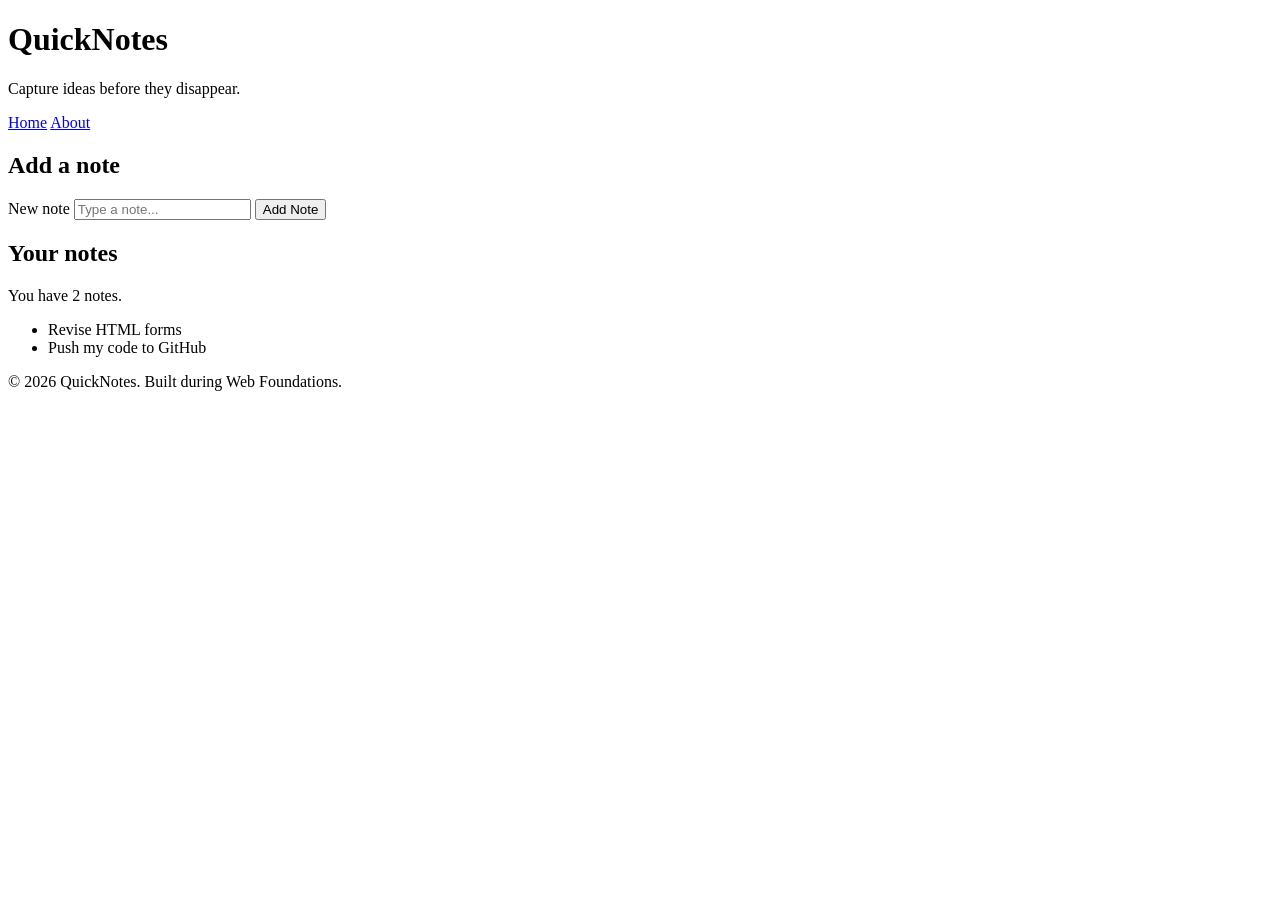
<file: day1/index.html>
<!DOCTYPE html>
<html lang="en">

<head>
    <meta charset="UTF-8">
    <meta name="viewport" content="width=device-width, initial-scale=1.0">
    <title>QuickNotes</title>
</head>

<body>
    <header>
        <h1>QuickNotes</h1>
        <p>Capture ideas before they disappear.</p>
        <nav>
            <a href="index.html">Home</a>
            <a href="about.html">About</a>
        </nav>
    </header>

    <main>
        <section>
            <h2>Add a note</h2>
            <form id="note-form">
                <label for="note-input">New note</label>
                <input type="text" id="note-input" placeholder="Type a note...">
                <button type="submit">Add Note</button>
            </form>
        </section>

        <section>
            <h2>Your notes</h2>
            <p id="note-count">You have 2 notes.</p>
            <ul id="notes-list">
                <li>Revise HTML forms</li>
                <li>Push my code to GitHub</li>
            </ul>
        </section>
    </main>

    <footer>
        <p>&copy; 2026 QuickNotes. Built during Web Foundations.</p>
    </footer>
</body>

</html>
</file>
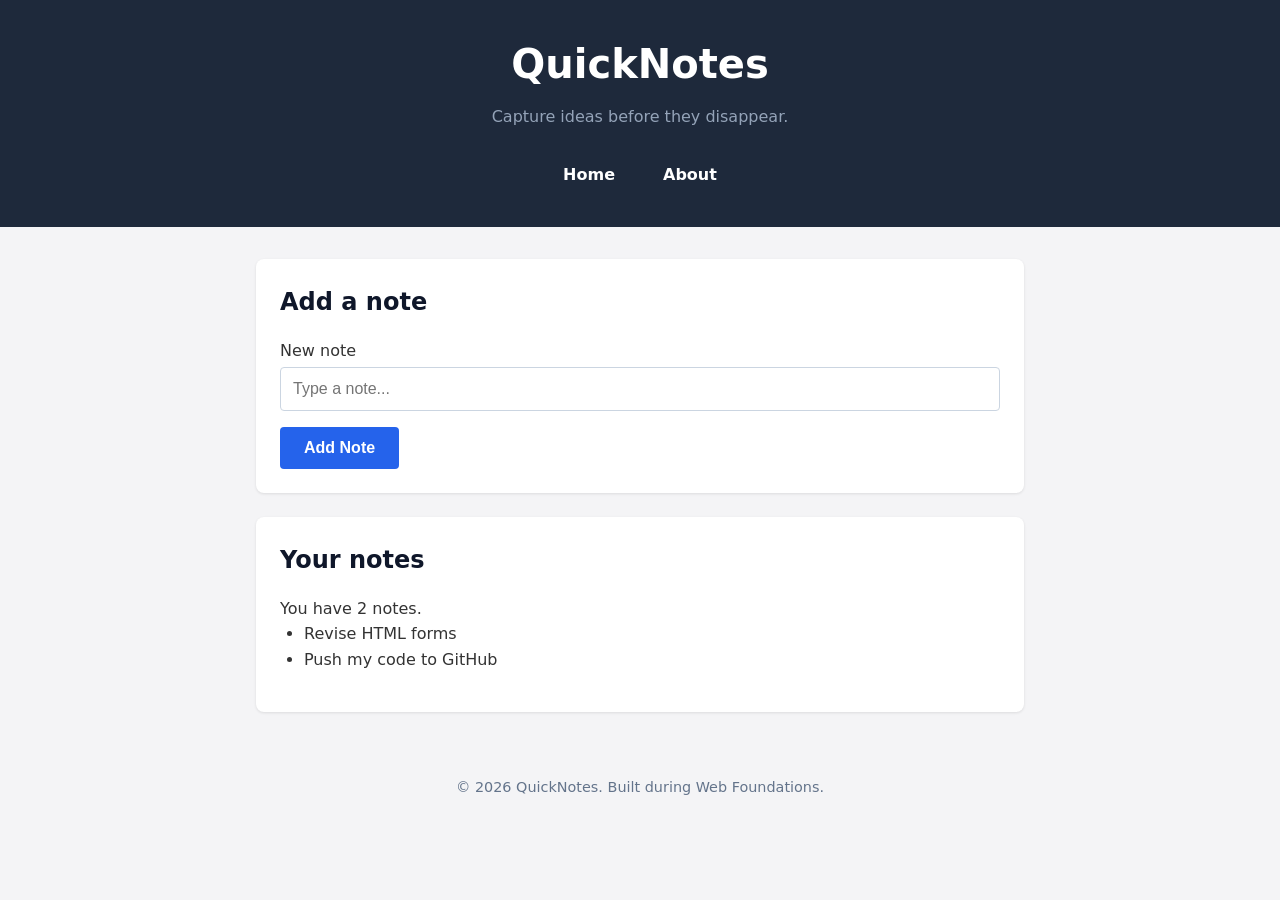
<file: day2/index.html>
<!DOCTYPE html>
<html lang="en">

<head>
    <meta charset="UTF-8">
    <meta name="viewport" content="width=device-width, initial-scale=1.0">
    <title>QuickNotes</title>
    <!-- Linked shared stylesheet -->
    <link rel="stylesheet" href="style.css">
</head>

<body>
    <header>
        <h1>QuickNotes</h1>
        <p>Capture ideas before they disappear.</p>
        <nav>
            <a href="index.html">Home</a>
            <a href="about.html">About</a>
        </nav>
    </header>

    <main>
        <section>
            <h2>Add a note</h2>
            <form id="note-form" class="note-capture-form">
                <label for="note-input">New note</label>
                <input type="text" id="note-input" placeholder="Type a note...">
                <button type="submit">Add Note</button>
            </form>
        </section>

        <section>
            <h2>Your notes</h2>
            <p id="note-count">You have 2 notes.</p>
            <ul id="notes-list">
                <li>Revise HTML forms</li>
                <li>Push my code to GitHub</li>
            </ul>
        </section>
    </main>

    <footer>
        <p>&copy; 2026 QuickNotes. Built during Web Foundations.</p>
    </footer>
</body>

</html>
</file>
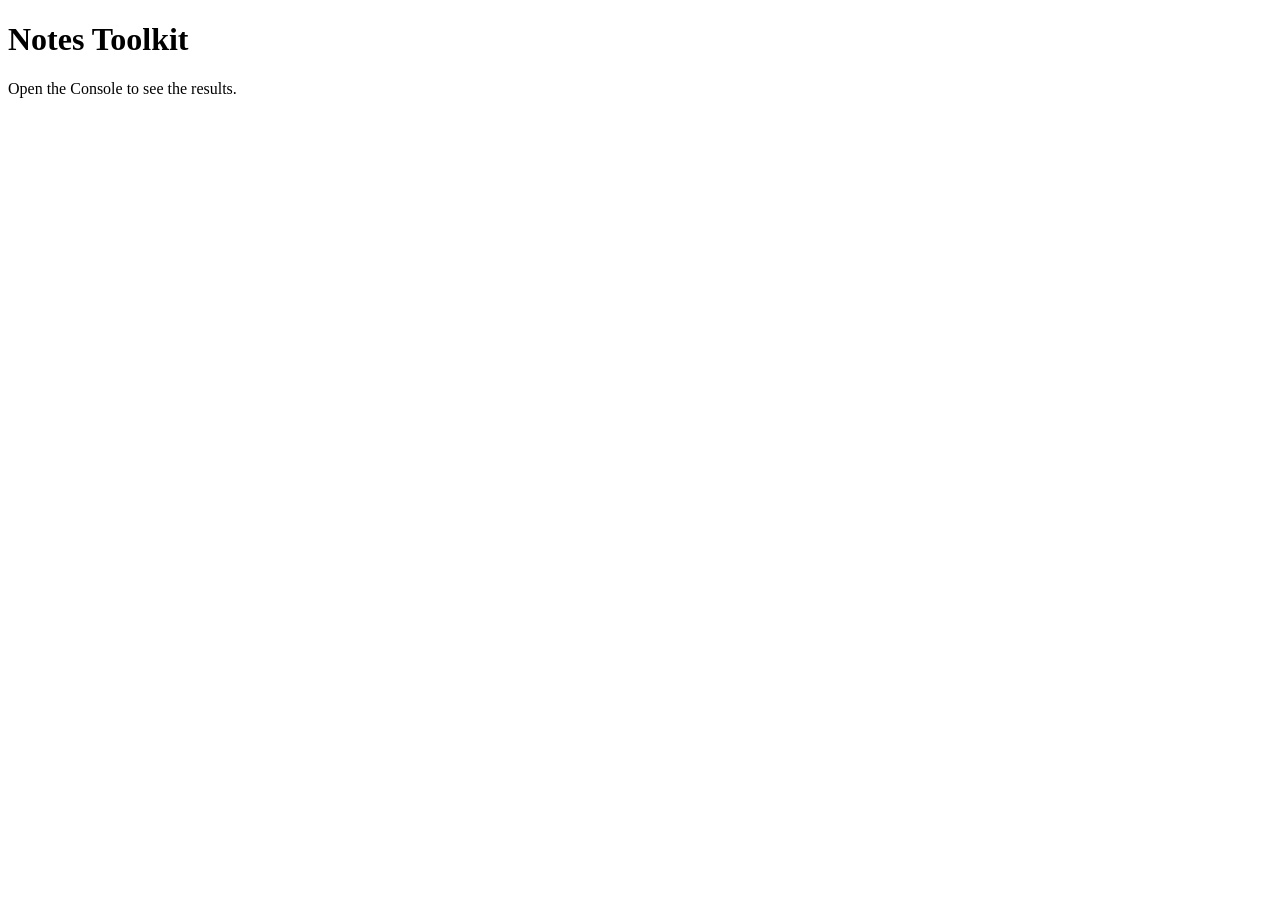
<file: day3/index.html>
<!DOCTYPE html>
<html lang="en">

<head>
    <meta charset="UTF-8">
    <meta name="viewport" content="width=device-width, initial-scale=1.0">
    <title>Notes Toolkit</title>
    <!-- Defer guarantees scripts run after HTML parsing but before DOMContentLoaded -->
    <script src="script.js" defer></script>
</head>

<body>
    <h1>Notes Toolkit</h1>
    <p>Open the Console to see the results.</p>
</body>

</html>
</file>
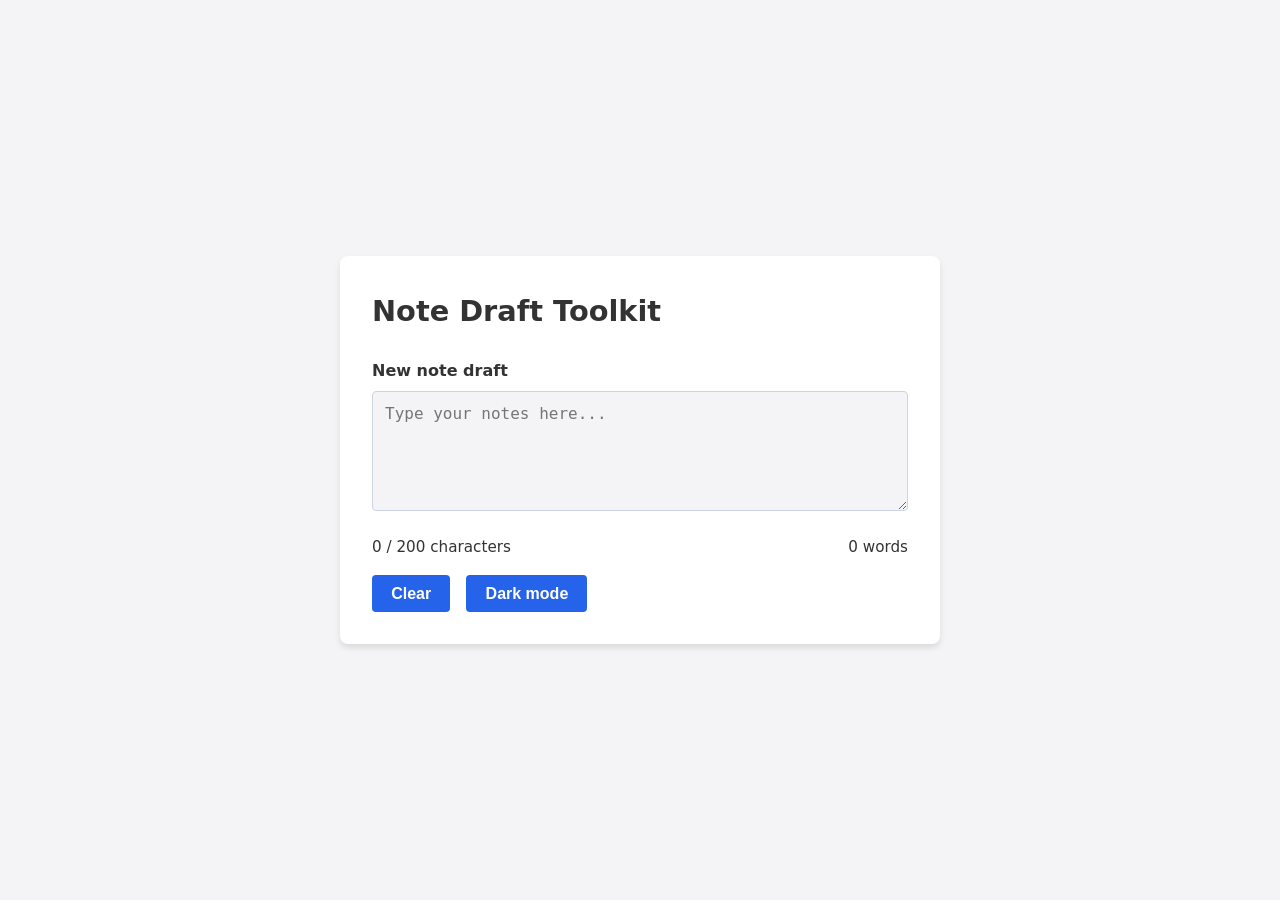
<file: day4/index.html>
<!DOCTYPE html>
<html lang="en">

<head>
    <meta charset="UTF-8">
    <meta name="viewport" content="width=device-width, initial-scale=1.0">
    <title>Note Draft Toolkit | Day 4</title>
    <!-- Linked stylesheet -->
    <link rel="stylesheet" href="style.css">
    <!-- Defer ensures script runs after DOM is parsed -->
    <script src="script.js" defer></script>
</head>

<body>
    <main class="container">
        <h1>Note Draft Toolkit</h1>

        <div class="editor-section">
            <label for="note-text">New note draft</label>
            <textarea id="note-text" placeholder="Type your notes here..."></textarea>

            <div class="counters">
                <p id="char-count">0 / 200 characters</p>
                <p id="word-count">0 words</p>
            </div>

            <div class="actions">
                <button id="clear-btn" type="button">Clear</button>
                <button id="theme-toggle" type="button">Dark mode</button>
            </div>
        </div>
    </main>
</body>

</html>
</file>
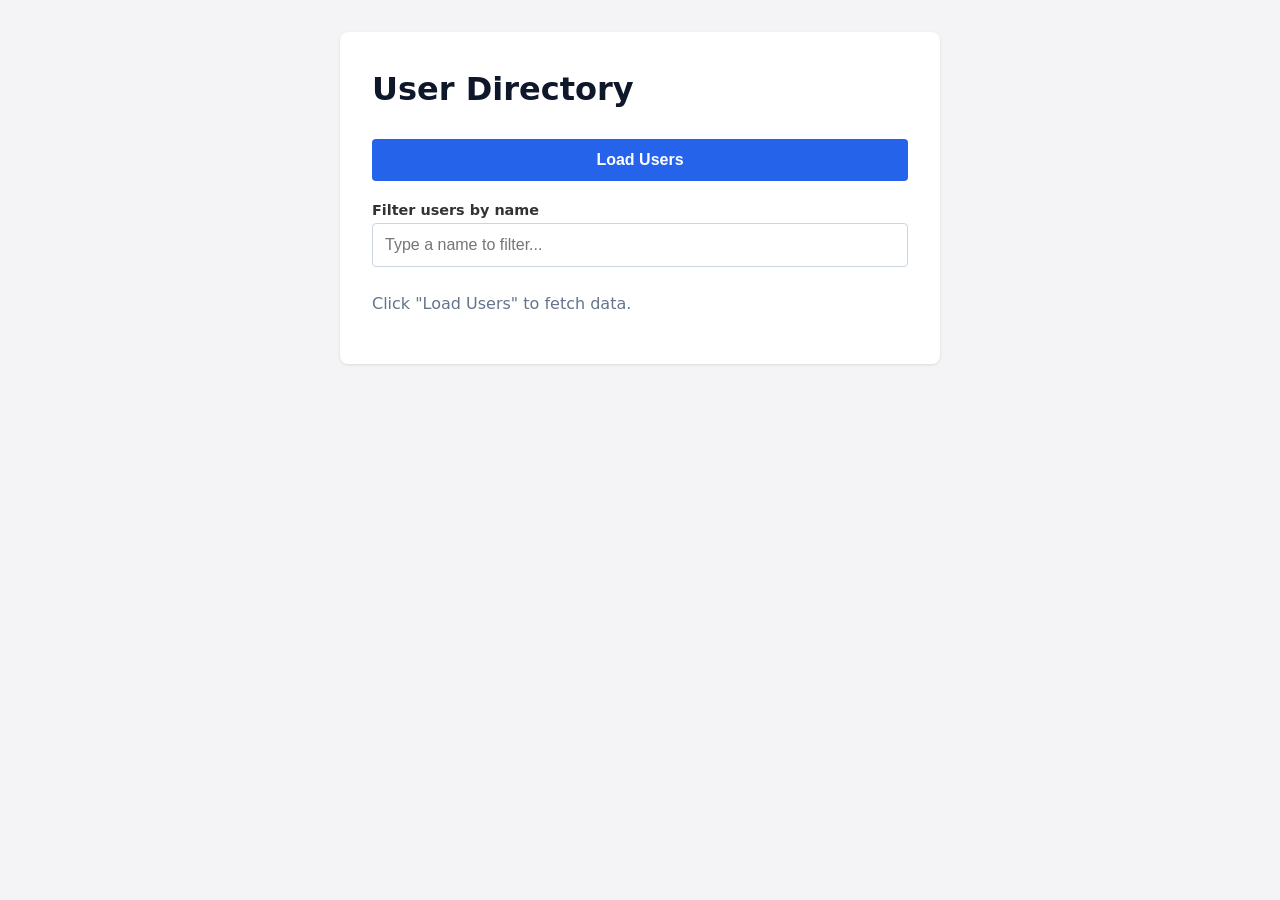
<file: day5/index.html>
<!DOCTYPE html>
<html lang="en">

<head>
    <meta charset="UTF-8">
    <meta name="viewport" content="width=device-width, initial-scale=1.0">
    <title>User Directory | Day 5</title>
    <!-- Linked script with defer -->
    <script src="users.js" defer></script>
    <style>
        * {
            box-sizing: border-box;
            margin: 0;
            padding: 0;
        }

        body {
            font-family: system-ui, -apple-system, sans-serif;
            background-color: #f4f4f6;
            color: #333;
            line-height: 1.6;
            padding: 2rem 1rem;
        }

        .container {
            max-width: 600px;
            margin: 0 auto;
            background: #fff;
            padding: 2rem;
            border-radius: 8px;
            box-shadow: 0 1px 3px rgba(0, 0, 0, 0.1);
        }

        h1 {
            margin-bottom: 1.5rem;
            color: #0f172a;
        }

        .controls {
            display: flex;
            flex-direction: column;
            gap: 1rem;
            margin-bottom: 1.5rem;
        }

        label {
            font-weight: 600;
            font-size: 0.9rem;
        }

        input {
            width: 100%;
            padding: 0.75rem;
            border: 1px solid #cbd5e1;
            border-radius: 4px;
            font-size: 1rem;
        }

        button {
            background-color: #2563eb;
            color: #fff;
            border: none;
            padding: 0.75rem 1.5rem;
            font-size: 1rem;
            font-weight: 600;
            border-radius: 4px;
            cursor: pointer;
            transition: background-color 0.2s ease;
        }

        button:hover:not(:disabled) {
            background-color: #1d4ed8;
        }

        button:disabled {
            background-color: #94a3b8;
            cursor: not-allowed;
        }

        #status {
            font-weight: 500;
            color: #64748b;
            margin-bottom: 1rem;
        }

        #users-list {
            list-style-type: none;
        }

        .user-card {
            background-color: #f8fafc;
            border: 1px solid #e2e8f0;
            border-radius: 6px;
            padding: 1rem;
            margin-bottom: 0.75rem;
        }

        .user-card h3 {
            color: #1e293b;
            margin-bottom: 0.25rem;
        }

        .user-card p {
            font-size: 0.9rem;
            color: #475569;
        }
    </style>
</head>

<body>
    <main class="container">
        <h1>User Directory</h1>

        <div class="controls">
            <button id="load-users" type="button">Load Users</button>

            <div>
                <label for="filter-input">Filter users by name</label>
                <input type="text" id="filter-input" placeholder="Type a name to filter...">
            </div>
        </div>

        <p id="status">Click "Load Users" to fetch data.</p>
        <ul id="users-list"></ul>
    </main>
</body>

</html>
</file>
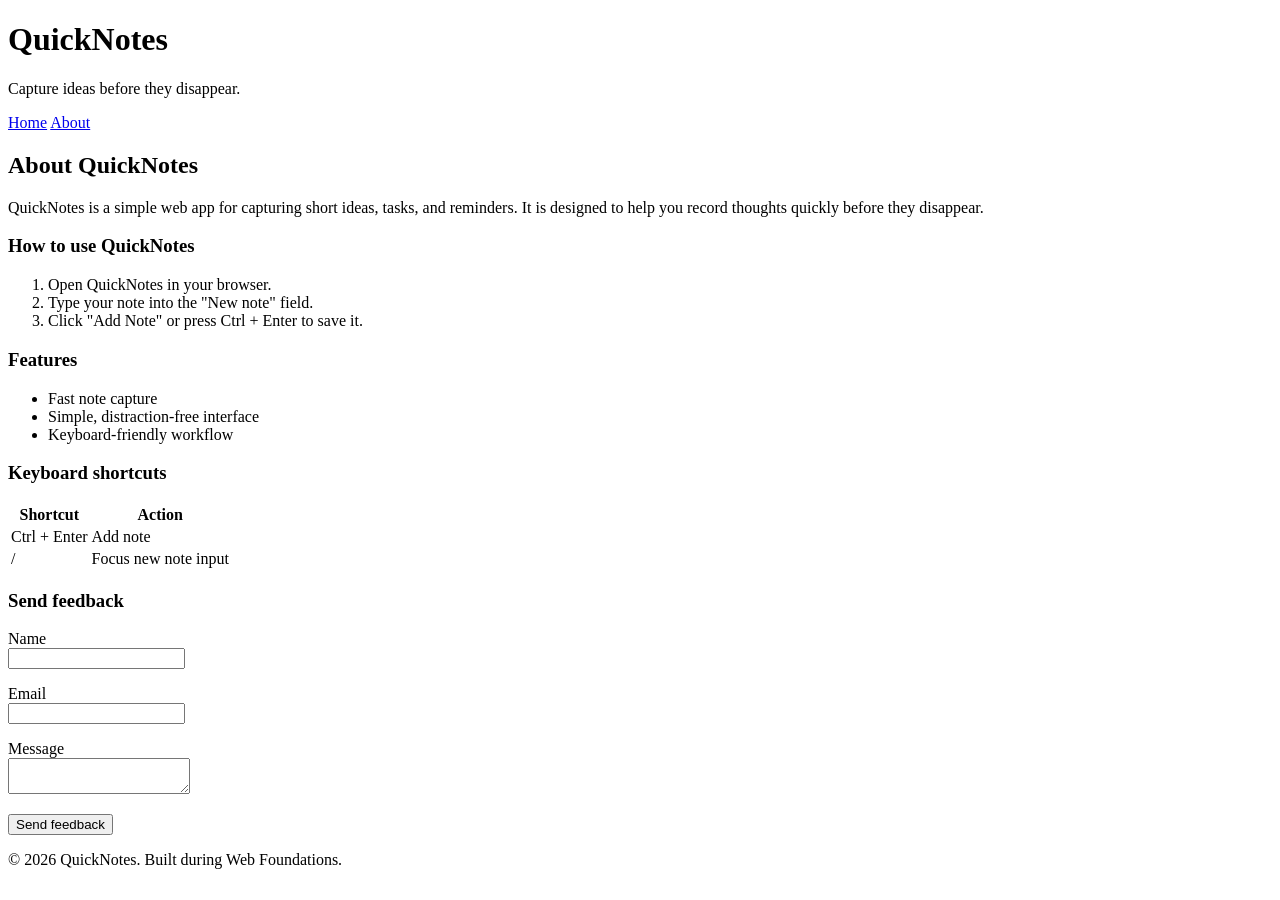
<file: day1/about.html>
<!DOCTYPE html>
<html lang="en">

<head>
    <meta charset="UTF-8">
    <meta name="viewport" content="width=device-width, initial-scale=1.0">
    <title>About QuickNotes | QuickNotes</title>
</head>

<body>
    <header>
        <h1>QuickNotes</h1>
        <p>Capture ideas before they disappear.</p>
        <nav>
            <a href="index.html">Home</a>
            <a href="about.html">About</a>
        </nav>
    </header>

    <main>
        <h2>About QuickNotes</h2>
        <p>QuickNotes is a simple web app for capturing short ideas, tasks, and reminders. It is designed to help you
            record thoughts quickly before they disappear.</p>

        <section>
            <h3>How to use QuickNotes</h3>
            <ol>
                <li>Open QuickNotes in your browser.</li>
                <li>Type your note into the "New note" field.</li>
                <li>Click "Add Note" or press Ctrl + Enter to save it.</li>
            </ol>
        </section>

        <section>
            <h3>Features</h3>
            <ul>
                <li>Fast note capture</li>
                <li>Simple, distraction-free interface</li>
                <li>Keyboard-friendly workflow</li>
            </ul>
        </section>

        <section>
            <h3>Keyboard shortcuts</h3>
            <table>
                <thead>
                    <tr>
                        <th scope="col">Shortcut</th>
                        <th scope="col">Action</th>
                    </tr>
                </thead>
                <tbody>
                    <tr>
                        <td>Ctrl + Enter</td>
                        <td>Add note</td>
                    </tr>
                    <tr>
                        <td>/</td>
                        <td>Focus new note input</td>
                    </tr>
                </tbody>
            </table>
        </section>

        <section>
            <h3>Send feedback</h3>
            <form>
                <p>
                    <label for="name">Name</label><br>
                    <input type="text" id="name" name="name" required>
                </p>
                <p>
                    <label for="email">Email</label><br>
                    <input type="email" id="email" name="email" required>
                </p>
                <p>
                    <label for="message">Message</label><br>
                    <textarea id="message" name="message" required></textarea>
                </p>
                <p>
                    <button type="submit">Send feedback</button>
                </p>
            </form>
        </section>
    </main>

    <footer>
        <p>&copy; 2026 QuickNotes. Built during Web Foundations.</p>
    </footer>
</body>

</html>
</file>
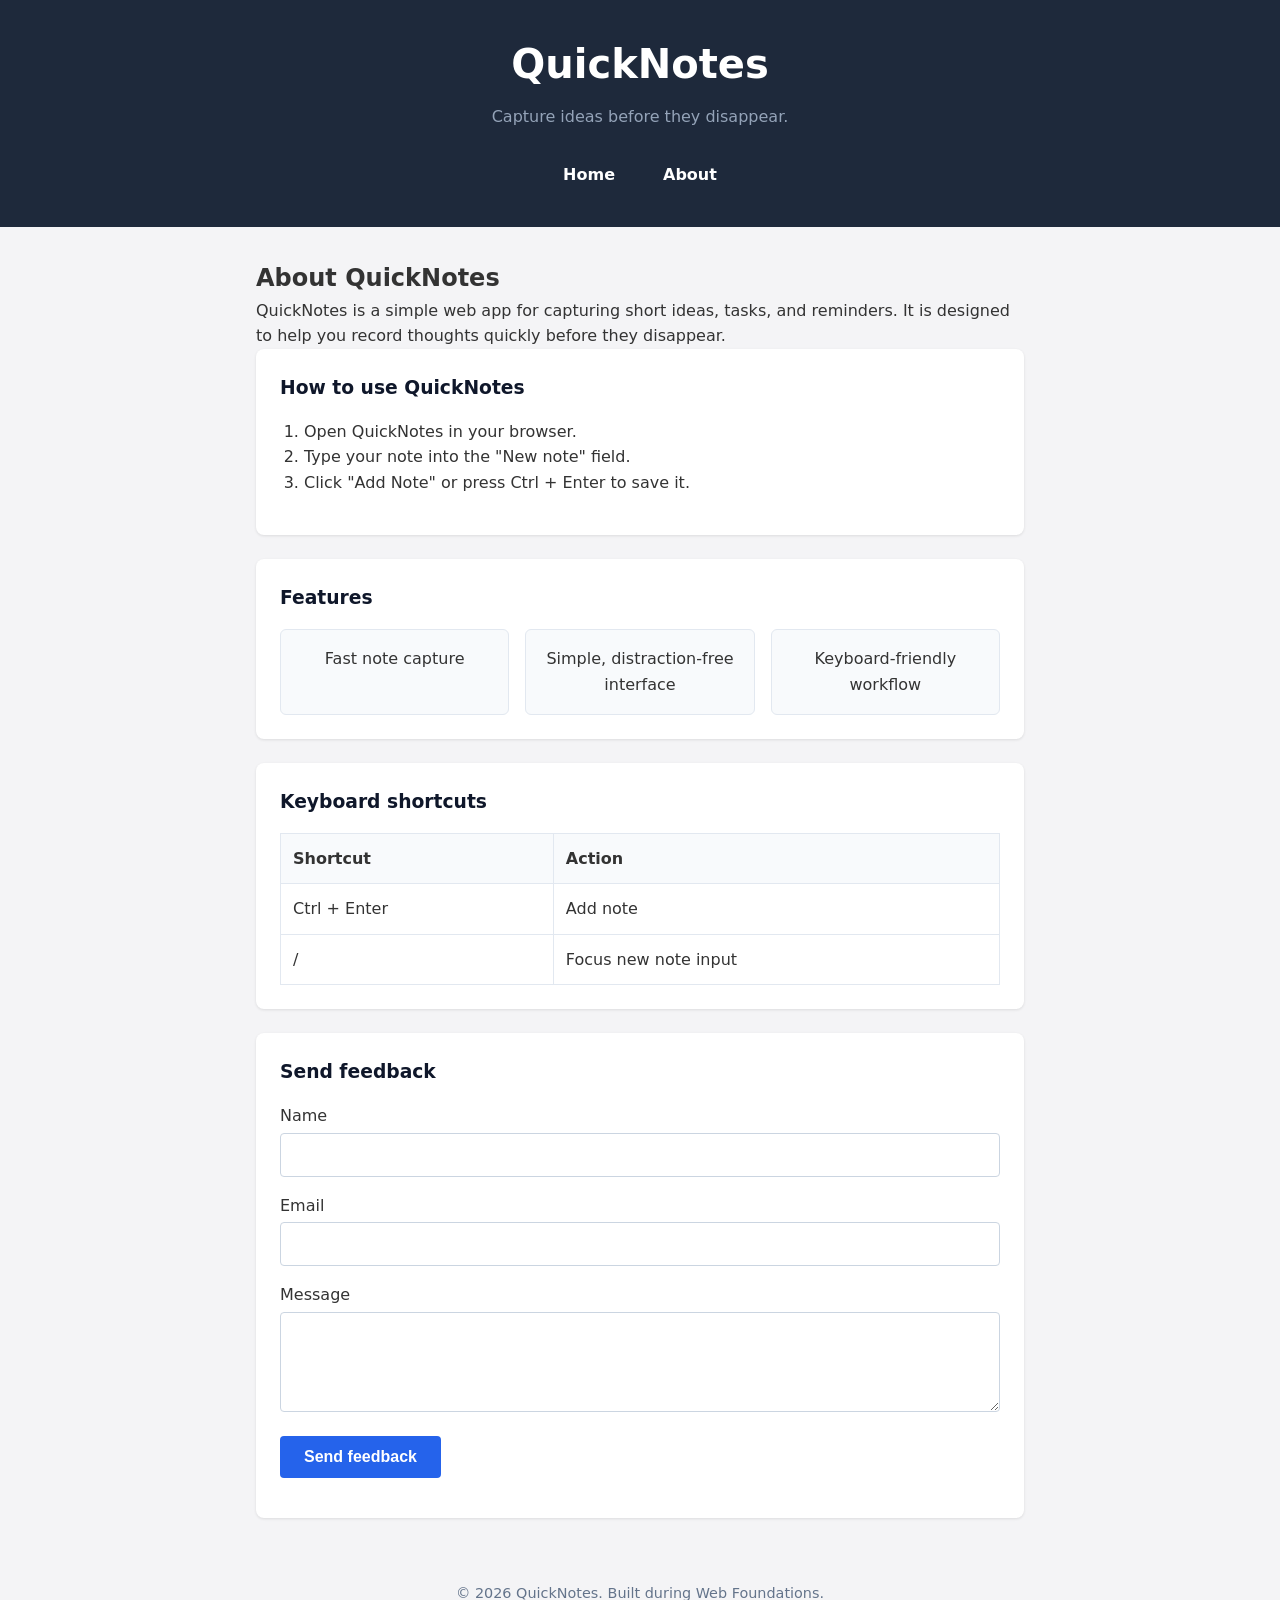
<file: day2/about.html>
<!DOCTYPE html>
<html lang="en">

<head>
    <meta charset="UTF-8">
    <meta name="viewport" content="width=device-width, initial-scale=1.0">
    <title>About QuickNotes | QuickNotes</title>
    <!-- Linked shared stylesheet -->
    <link rel="stylesheet" href="style.css">
</head>

<body>
    <header>
        <h1>QuickNotes</h1>
        <p>Capture ideas before they disappear.</p>
        <nav>
            <a href="index.html">Home</a>
            <a href="about.html">About</a>
        </nav>
    </header>

    <main>
        <h2>About QuickNotes</h2>
        <p>QuickNotes is a simple web app for capturing short ideas, tasks, and reminders. It is designed to help you
            record thoughts quickly before they disappear.</p>

        <section>
            <h3>How to use QuickNotes</h3>
            <ol>
                <li>Open QuickNotes in your browser.</li>
                <li>Type your note into the "New note" field.</li>
                <li>Click "Add Note" or press Ctrl + Enter to save it.</li>
            </ol>
        </section>

        <section>
            <h3>Features</h3>
            <!-- Added class="features" as required -->
            <ul class="features">
                <li>Fast note capture</li>
                <li>Simple, distraction-free interface</li>
                <li>Keyboard-friendly workflow</li>
            </ul>
        </section>

        <section>
            <h3>Keyboard shortcuts</h3>
            <table>
                <thead>
                    <tr>
                        <th scope="col">Shortcut</th>
                        <th scope="col">Action</th>
                    </tr>
                </thead>
                <tbody>
                    <tr>
                        <td>Ctrl + Enter</td>
                        <td>Add note</td>
                    </tr>
                    <tr>
                        <td>/</td>
                        <td>Focus new note input</td>
                    </tr>
                </tbody>
            </table>
        </section>

        <section>
            <h3>Send feedback</h3>
            <form>
                <p>
                    <label for="name">Name</label><br>
                    <input type="text" id="name" name="name" required>
                </p>
                <p>
                    <label for="email">Email</label><br>
                    <input type="email" id="email" name="email" required>
                </p>
                <p>
                    <label for="message">Message</label><br>
                    <textarea id="message" name="message" required></textarea>
                </p>
                <p>
                    <button type="submit">Send feedback</button>
                </p>
            </form>
        </section>
    </main>

    <footer>
        <p>&copy; 2026 QuickNotes. Built during Web Foundations.</p>
    </footer>
</body>

</html>
</file>
<file: day2/style.css>
/* 1. Reset and base styles */
* {
    box-sizing: border-box;
    margin: 0;
    padding: 0;
}

body {
    font-family: system-ui, -apple-system, sans-serif;
    line-height: 1.6;
    background-color: #f4f4f6;
    color: #333;
}

/* 2. Header and Navigation styles */
header {
    background-color: #1e293b;
    color: #ffffff;
    text-align: center;
    padding: 2rem 1rem;
}

header h1 {
    font-size: 2.5rem;
    margin-bottom: 0.5rem;
}

header p {
    color: #94a3b8;
    margin-bottom: 1.5rem;
}

nav {
    display: flex;
    justify-content: center;
    gap: 16px;
}

nav a {
    color: #ffffff;
    text-decoration: none;
    font-weight: 600;
    padding: 0.5rem 1rem;
    border-radius: 4px;
    transition: background-color 0.2s ease, color 0.2s ease;
}

nav a:hover {
    background-color: #334155;
    color: #38bdf8;
}

/* 3. Main layout and Section cards */
main {
    max-width: 800px;
    margin: 2rem auto;
    padding: 0 1rem;
}

section {
    background-color: #ffffff;
    border-radius: 8px;
    padding: 1.5rem;
    margin-bottom: 1.5rem;
    box-shadow: 0 1px 3px rgba(0, 0, 0, 0.1);
}

section h2,
section h3 {
    margin-bottom: 1rem;
    color: #0f172a;
}

/* 4. Grid Features List cards */
ul.features {
    display: grid;
    grid-template-columns: repeat(auto-fit, minmax(180px, 1fr));
    gap: 1rem;
    list-style-type: none;
}

ul.features li {
    background-color: #f8fafc;
    border: 1px solid #e2e8f0;
    border-radius: 6px;
    padding: 1rem;
    text-align: center;
    font-weight: 500;
}

/* Lists fallback styling */
ol,
ul:not(.features) {
    padding-left: 1.5rem;
    margin-bottom: 1rem;
}

/* 5. Table styling */
table {
    width: 100%;
    border-collapse: collapse;
    margin-top: 0.5rem;
}

th,
td {
    border: 1px solid #e2e8f0;
    padding: 0.75rem;
    text-align: left;
}

th {
    background-color: #f8fafc;
    font-weight: 600;
}

/* 6. Form styling */
form p {
    margin-bottom: 1rem;
}

/* Targets all input and textarea fields across both forms */
form input[type="text"],
form input[type="email"],
form textarea {
    width: 100%;
    padding: 0.75rem;
    border: 1px solid #cbd5e1;
    border-radius: 4px;
    margin-top: 0.25rem;
    font-size: 1rem;
}

form textarea {
    resize: vertical;
    min-height: 100px;
}

/* Form block adjustments for index page */
.note-capture-form input[type="text"] {
    margin-bottom: 1rem;
}

/* 7. Button styling and transition */
button {
    background-color: #2563eb;
    color: #ffffff;
    border: none;
    padding: 0.75rem 1.5rem;
    font-size: 1rem;
    font-weight: 600;
    border-radius: 4px;
    cursor: pointer;
    transition: background-color 0.2s ease, transform 0.1s ease;
}

button:hover {
    background-color: #1d4ed8;
}

button:active {
    transform: scale(0.98);
}

/* Footer layout */
footer {
    text-align: center;
    padding: 2rem 1rem;
    color: #64748b;
    font-size: 0.9rem;
}

/* 8. Media Query for small screens */
@media (max-width: 600px) {
    header {
        padding: 1.5rem 1rem;
    }

    header h1 {
        font-size: 1.8rem;
    }

    main {
        margin: 1rem auto;
    }

    section {
        padding: 1rem;
    }
}
</file>
<file: day4/style.css>
/* Color themes defined using CSS variables */
:root {
    --bg-color: #f4f4f6;
    --card-bg: #ffffff;
    --text-color: #333333;
    --border-color: #cbd5e1;
    --primary-color: #2563eb;
    --primary-hover: #1d4ed8;
    --btn-text: #ffffff;
}

body.dark {
    --bg-color: #0f172a;
    --card-bg: #1e293b;
    --text-color: #f8fafc;
    --border-color: #334155;
    --primary-color: #38bdf8;
    --primary-hover: #0ea5e9;
    --btn-text: #0f172a;
}

* {
    box-sizing: border-box;
    margin: 0;
    padding: 0;
}

body {
    font-family: system-ui, -apple-system, sans-serif;
    background-color: var(--bg-color);
    color: var(--text-color);
    line-height: 1.6;
    min-height: 100vh;
    display: flex;
    justify-content: center;
    align-items: center;
    transition: background-color 0.3s ease, color 0.3s ease;
}

.container {
    width: 100%;
    max-width: 600px;
    padding: 2rem;
    background-color: var(--card-bg);
    border-radius: 8px;
    box-shadow: 0 4px 6px rgba(0, 0, 0, 0.1);
    transition: background-color 0.3s ease;
}

h1 {
    margin-bottom: 1.5rem;
    font-size: 1.8rem;
}

label {
    display: block;
    margin-bottom: 0.5rem;
    font-weight: 600;
}

textarea {
    width: 100%;
    height: 120px;
    padding: 0.75rem;
    border: 1px solid var(--border-color);
    border-radius: 4px;
    background-color: var(--bg-color);
    color: var(--text-color);
    font-size: 1rem;
    resize: vertical;
    margin-bottom: 1rem;
}

.counters {
    display: flex;
    justify-content: space-between;
    margin-bottom: 1rem;
    font-size: 0.95rem;
    font-weight: 500;
}

/* Character counter threshold classes */
.warning {
    color: #d97706;
    /* orange text */
}

.over {
    color: #dc2626;
    /* red, bold text */
    font-weight: bold;
}

.actions {
    display: flex;
    gap: 1rem;
}

button {
    background-color: var(--primary-color);
    color: var(--btn-text);
    border: none;
    padding: 0.6rem 1.2rem;
    font-size: 1rem;
    font-weight: 600;
    border-radius: 4px;
    cursor: pointer;
    transition: background-color 0.2s ease;
}

button:hover {
    background-color: var(--primary-hover);
}
</file>
